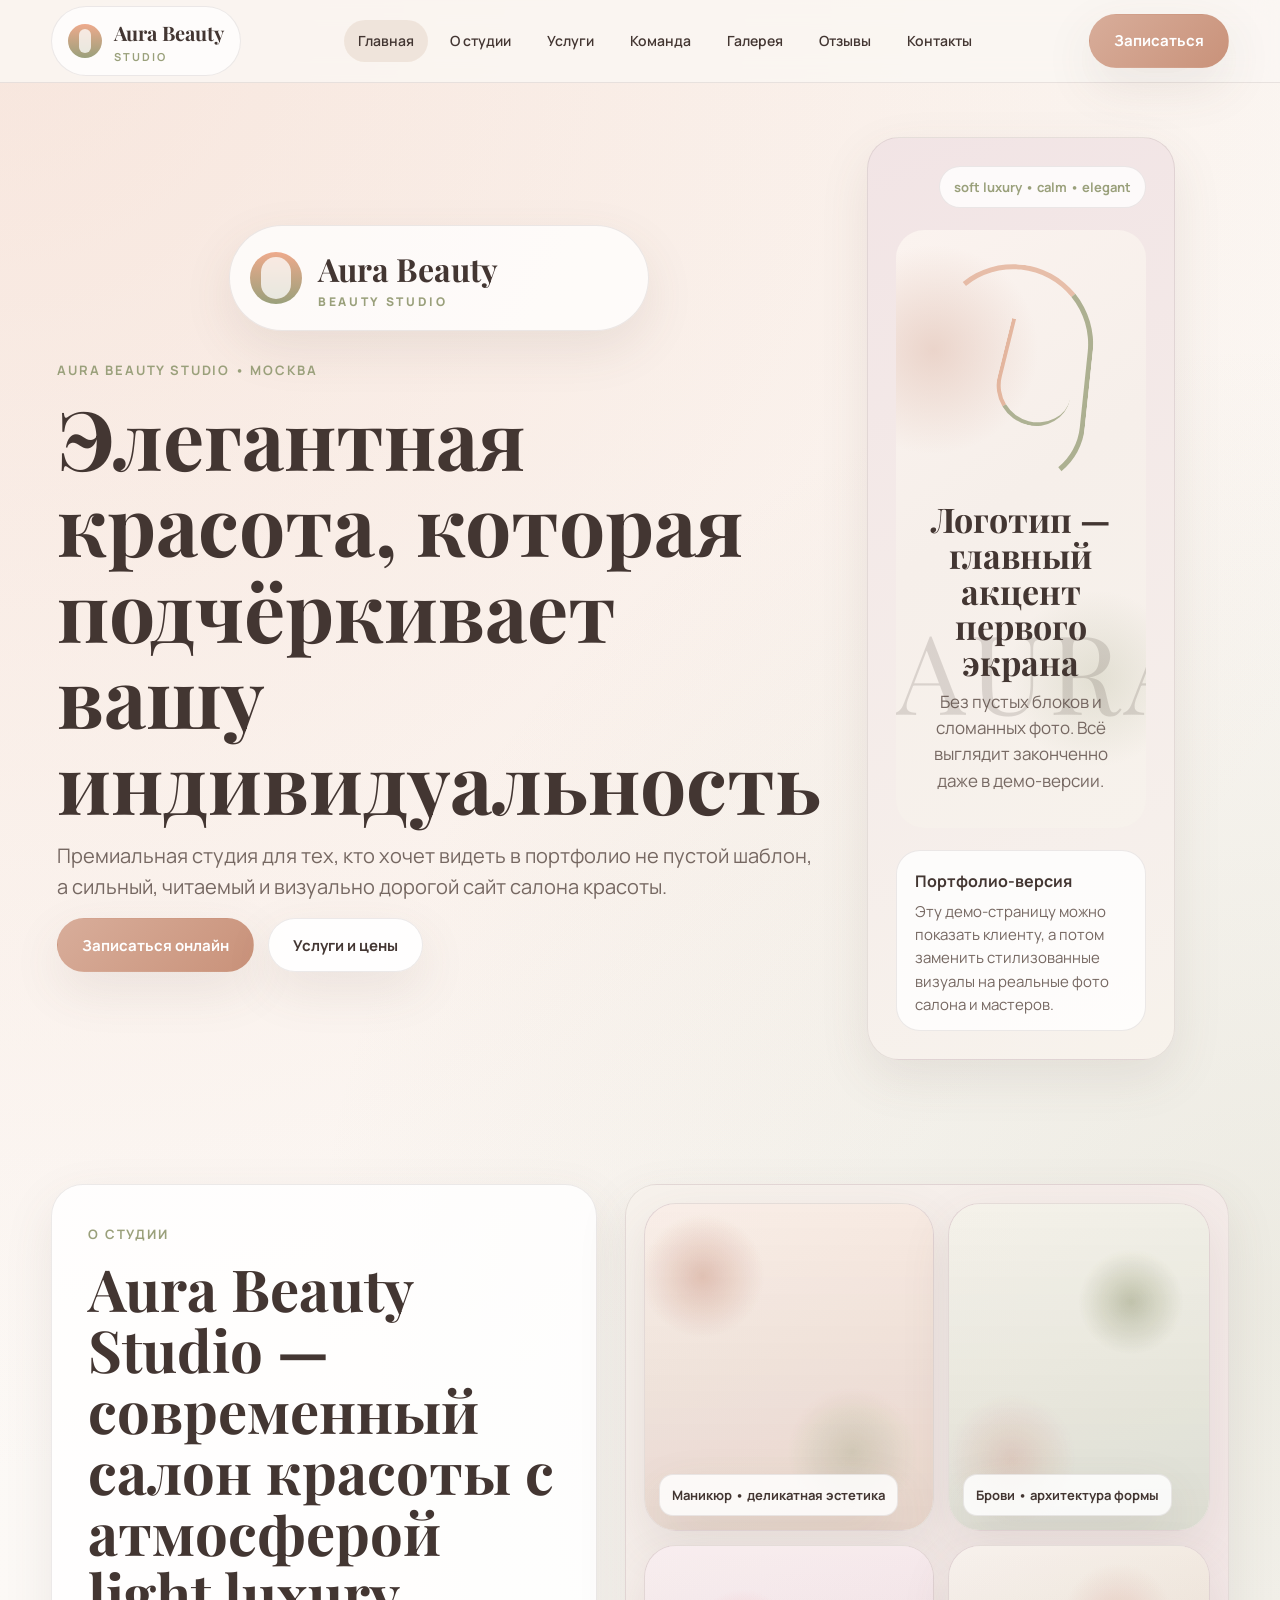
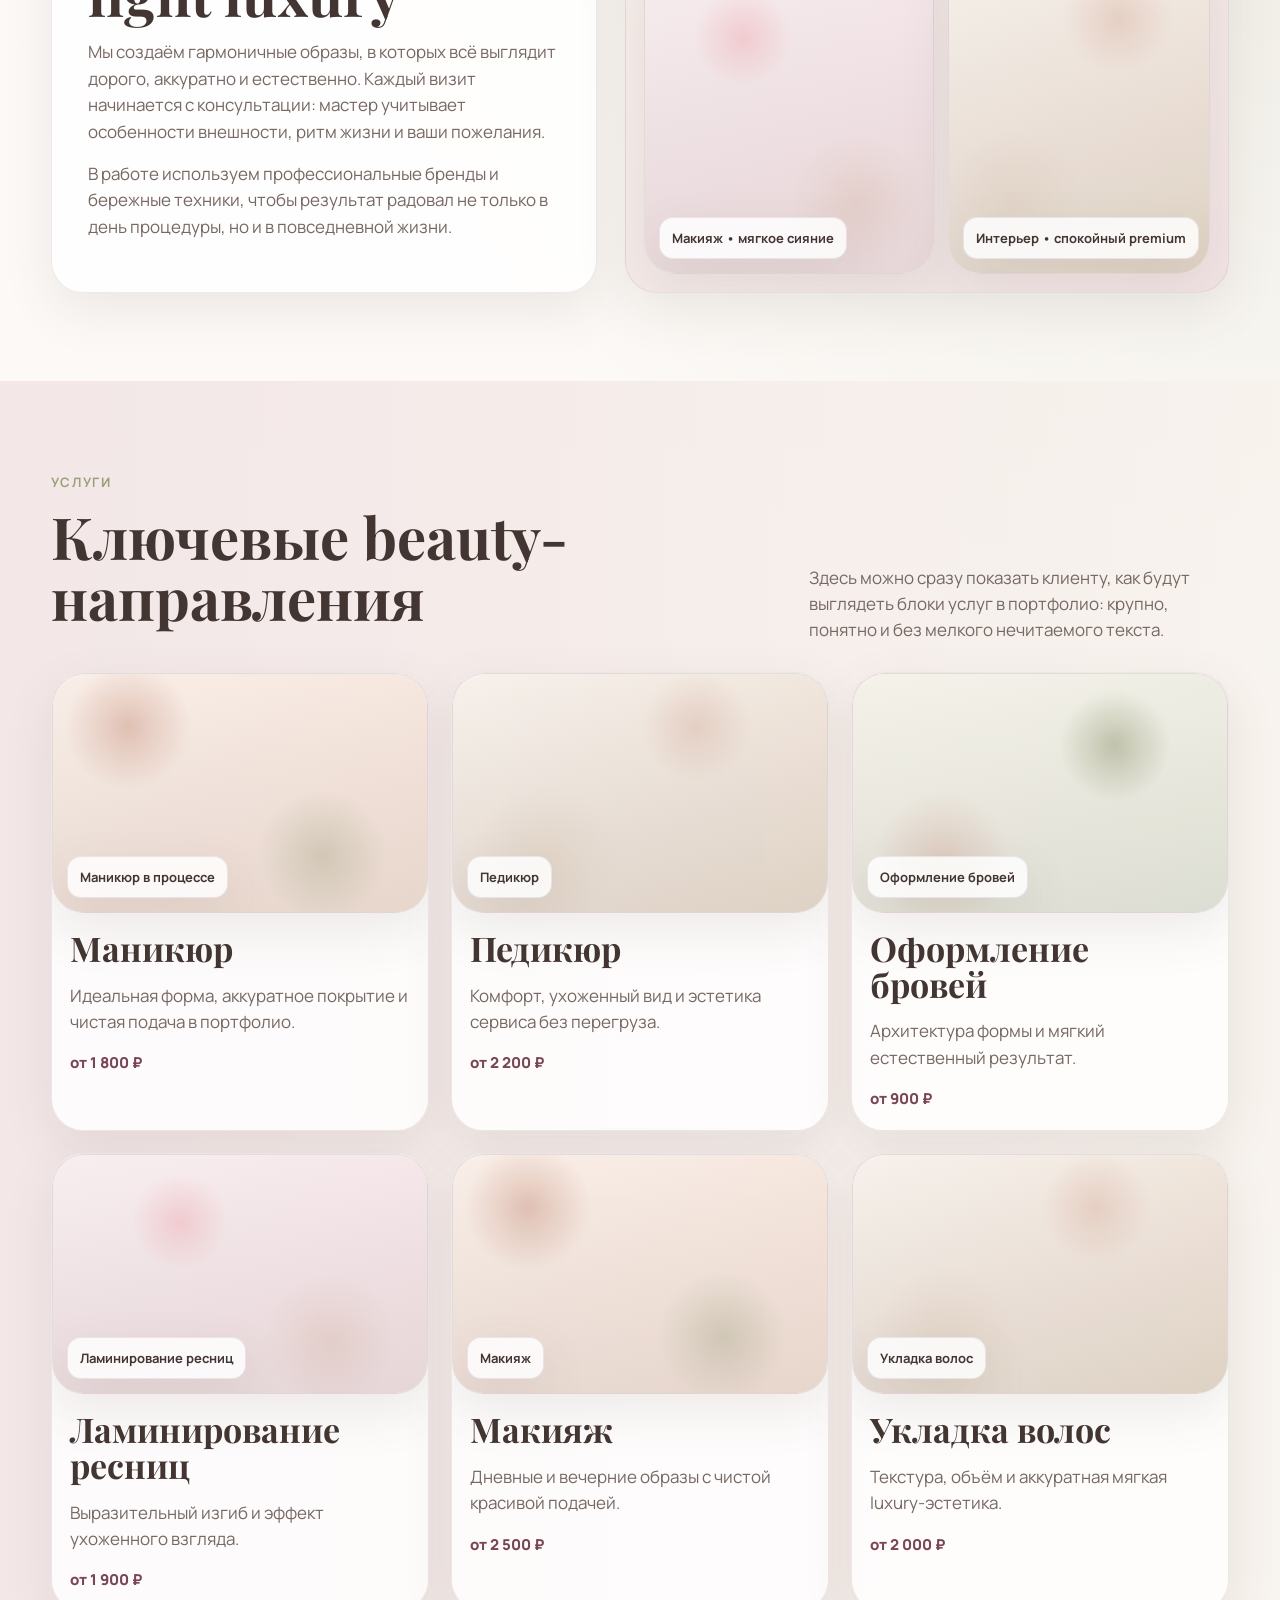
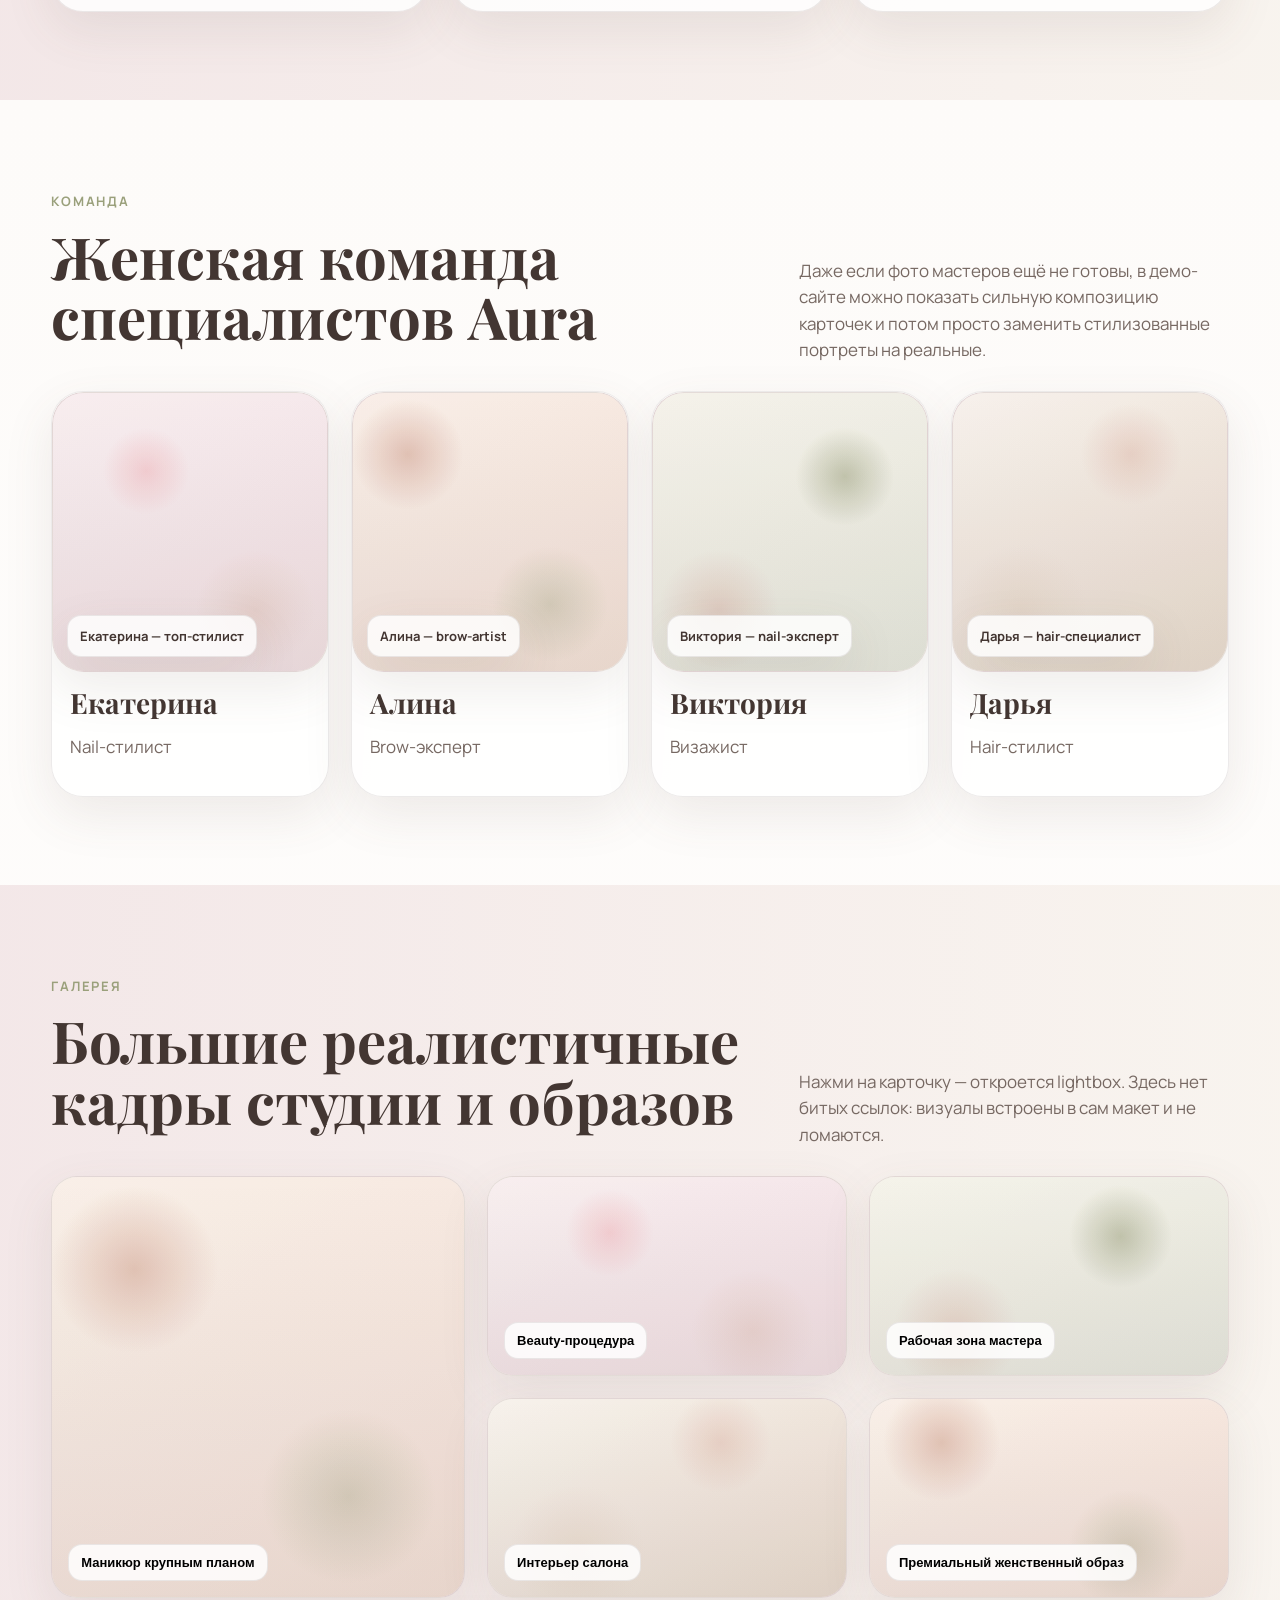
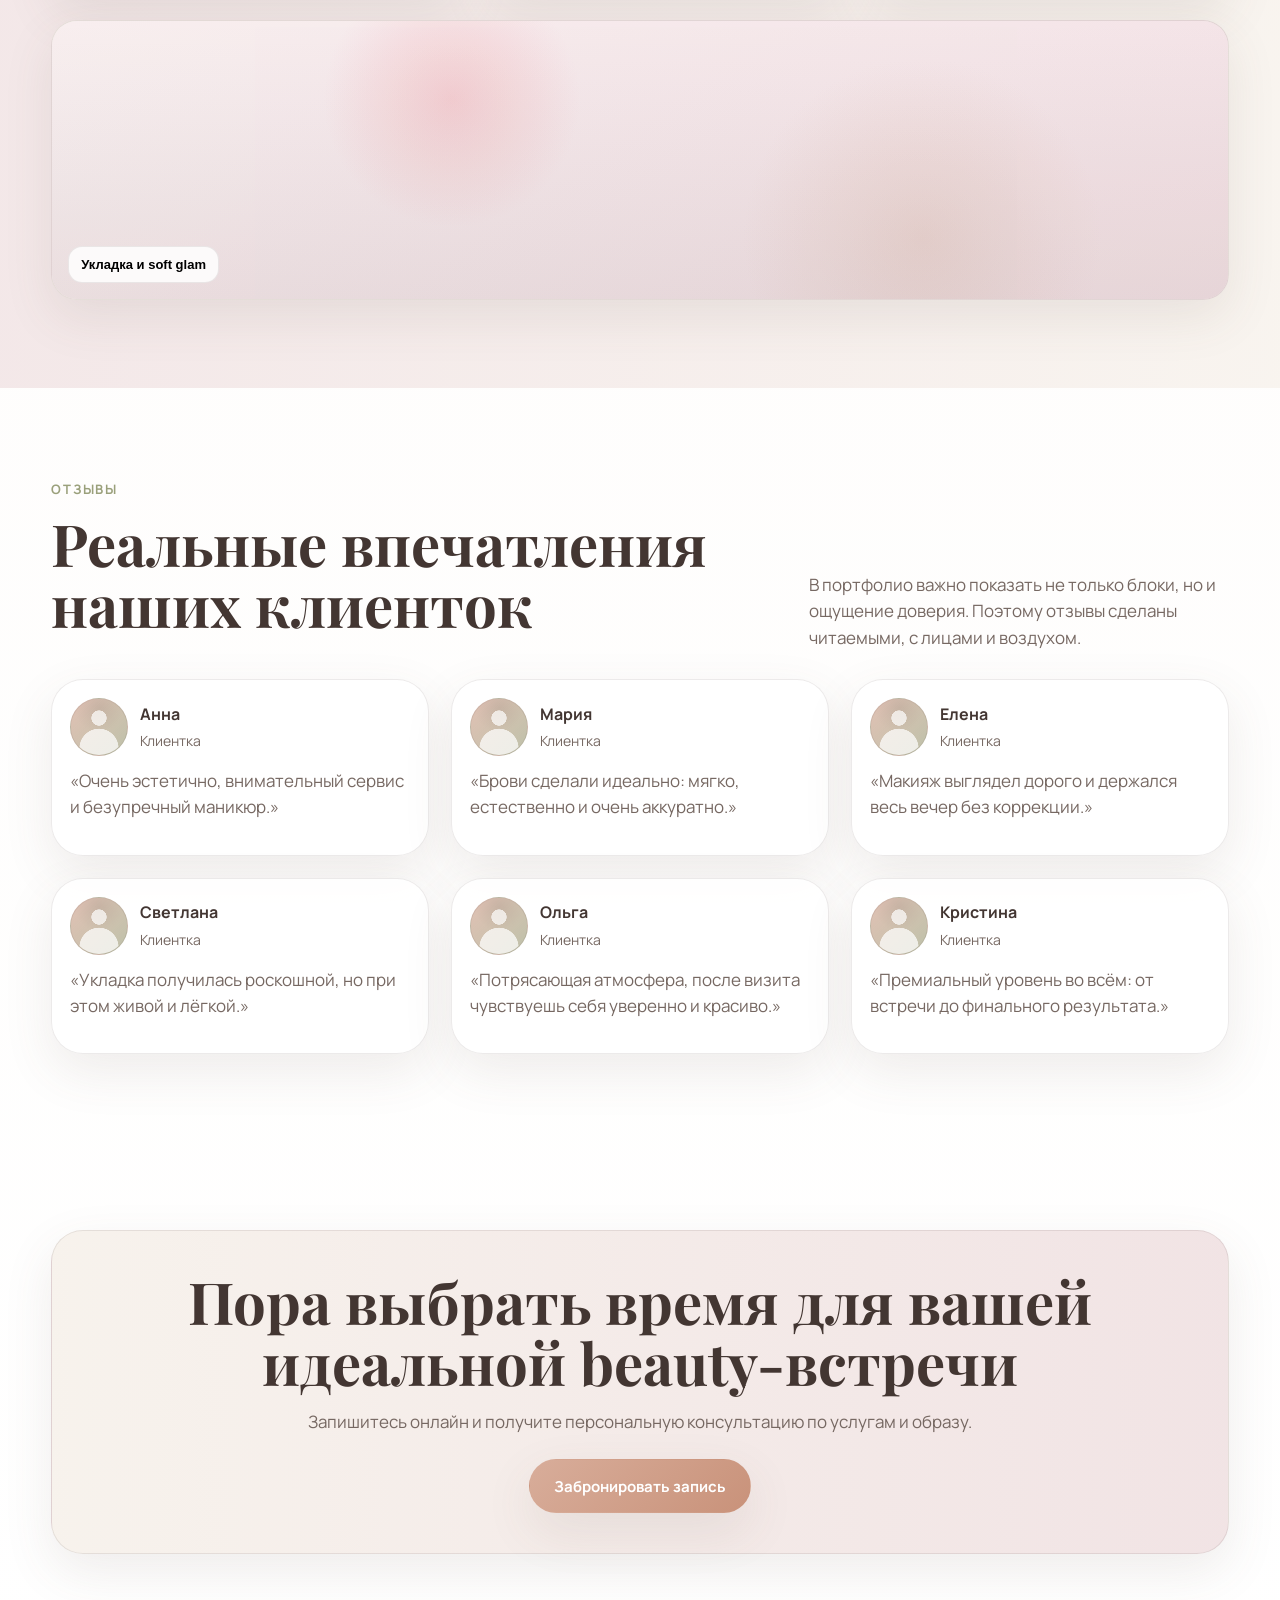
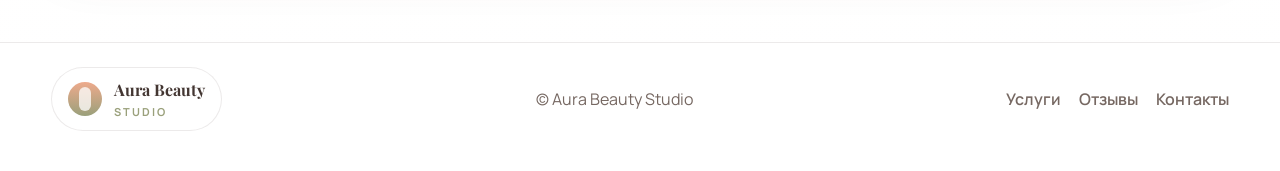
<file: index.html>
<!DOCTYPE html>
<html lang="ru">
<head>
  <meta charset="UTF-8" />
  <meta name="viewport" content="width=device-width, initial-scale=1.0" />
  <title>Aura Beauty Studio — демо-сайт</title>
  <link rel="preconnect" href="https://fonts.googleapis.com">
  <link rel="preconnect" href="https://fonts.gstatic.com" crossorigin>
  <link href="https://fonts.googleapis.com/css2?family=Manrope:wght@400;500;600;700;800&family=Playfair+Display:wght@600;700;800&display=swap" rel="stylesheet">
  <style>
    :root {
      --cream: #f7f2ec;
      --milk: #fffdfa;
      --beige: #eadccf;
      --peach: #dfbcae;
      --blush: #f1e3e4;
      --olive: #9aa07b;
      --text: #433632;
      --muted: #766862;
      --line: rgba(67,54,50,.10);
      --shadow: 0 18px 50px rgba(97, 77, 68, .10);
      --radius-xl: 32px;
      --radius-lg: 24px;
      --radius-md: 18px;
      --container: 1180px;
    }

    * { box-sizing: border-box; }
    html { scroll-behavior: smooth; }
    body {
      margin: 0;
      font-family: Manrope, system-ui, sans-serif;
      color: var(--text);
      background:
        radial-gradient(circle at top left, rgba(239,190,170,.30), transparent 22%),
        radial-gradient(circle at right 20%, rgba(154,160,123,.16), transparent 18%),
        linear-gradient(180deg, #fbf7f3 0%, #fff 100%);
      line-height: 1.55;
    }

    img { max-width: 100%; display: block; }
    a { color: inherit; text-decoration: none; }
    .container { width: min(var(--container), 92vw); margin: 0 auto; }
    .section { padding: 88px 0; }
    .eyebrow {
      display: inline-block;
      font-size: 13px;
      font-weight: 700;
      letter-spacing: .14em;
      text-transform: uppercase;
      color: var(--olive);
      margin-bottom: 14px;
    }
    h1,h2,h3 { font-family: "Playfair Display", serif; line-height: 1.05; margin: 0 0 16px; }
    h1 { font-size: clamp(42px, 7vw, 82px); }
    h2 { font-size: clamp(34px, 5vw, 58px); }
    h3 { font-size: clamp(24px, 2.8vw, 34px); }
    p { margin: 0 0 16px; color: var(--muted); font-size: 17px; }

    .btns { display: flex; gap: 14px; flex-wrap: wrap; }
    .btn {
      display: inline-flex;
      align-items: center;
      justify-content: center;
      min-height: 54px;
      padding: 0 24px;
      border-radius: 999px;
      font-weight: 700;
      font-size: 15px;
      transition: .22s ease;
      border: 1px solid transparent;
      box-shadow: var(--shadow);
    }
    .btn-primary { background: linear-gradient(135deg, #d8ad9a, #c9927a); color: #fff; }
    .btn-primary:hover { transform: translateY(-2px); }
    .btn-secondary { background: rgba(255,255,255,.9); border-color: var(--line); }

    .site-header {
      position: sticky;
      top: 0;
      z-index: 20;
      backdrop-filter: blur(12px);
      background: rgba(251,247,243,.82);
      border-bottom: 1px solid var(--line);
    }
    .nav-wrap {
      min-height: 82px;
      display: flex;
      align-items: center;
      justify-content: space-between;
      gap: 20px;
    }
    .brand {
      display: flex;
      align-items: center;
      gap: 12px;
      padding: 10px 16px;
      border: 1px solid var(--line);
      border-radius: 999px;
      background: rgba(255,255,255,.75);
    }
    .brand-mark {
      width: 34px;
      height: 34px;
      border-radius: 50%;
      background: linear-gradient(180deg, #eeaa8c 0%, #9aa07b 100%);
      position: relative;
      overflow: hidden;
    }
    .brand-mark::before {
      content: "";
      position: absolute;
      inset: 5px 11px 5px 11px;
      background: rgba(255,255,255,.75);
      border-radius: 999px;
    }
    .brand strong { display: block; font-family: "Playfair Display", serif; font-size: 20px; }
    .brand .mini-text {
      display: block;
      font-size: 11px;
      color: var(--olive);
      font-weight: 700;
      letter-spacing: .18em;
      text-transform: uppercase;
    }

    .nav {
      display: flex;
      gap: 8px;
      align-items: center;
    }
    .nav a {
      padding: 10px 14px;
      border-radius: 999px;
      font-weight: 600;
      font-size: 14px;
    }
    .nav a:hover, .nav a.active { background: rgba(234,220,207,.65); }

    .hero { padding: 54px 0 36px; }
    .hero-grid {
      display: grid;
      grid-template-columns: 1.15fr .85fr;
      gap: 40px;
      align-items: center;
    }
    .hero-card,
    .soft-card,
    .photo-card,
    .quote-card,
    .team-card,
    .service-card,
    .about-panel,
    .cta-box {
      background: rgba(255,255,255,.82);
      border: 1px solid var(--line);
      border-radius: var(--radius-xl);
      box-shadow: var(--shadow);
    }
    .hero-copy { padding: 26px 6px; }
    .hero-logo {
      width: min(100%, 420px);
      margin: 0 auto 26px;
      padding: 18px 20px;
      border-radius: 999px;
      background: rgba(255,255,255,.75);
      border: 1px solid var(--line);
      display: flex;
      align-items: center;
      gap: 16px;
      box-shadow: var(--shadow);
    }
    .hero-logo .brand-mark { width: 52px; height: 52px; }
    .hero-logo strong { font-family: "Playfair Display", serif; font-size: 32px; display: block; }
    .hero-logo .mini-text {
      color: var(--olive);
      text-transform: uppercase;
      letter-spacing: .22em;
      font-weight: 800;
      font-size: 12px;
      display: block;
    }
    .hero-copy p.lead { font-size: 20px; max-width: 760px; }

    .hero-visual {
      min-height: 640px;
      padding: 28px;
      display: grid;
      grid-template-rows: auto 1fr auto;
      gap: 22px;
      background: linear-gradient(160deg, rgba(241,227,228,.96), rgba(247,242,236,.96));
    }
    .visual-badge {
      justify-self: end;
      background: rgba(255,255,255,.8);
      border: 1px solid var(--line);
      border-radius: 999px;
      padding: 10px 14px;
      font-size: 13px;
      font-weight: 700;
      color: var(--olive);
    }
    .visual-art {
      border-radius: 28px;
      overflow: hidden;
      min-height: 360px;
      background:
        radial-gradient(circle at 15% 20%, rgba(223,188,174,.55), transparent 20%),
        radial-gradient(circle at 80% 75%, rgba(154,160,123,.22), transparent 18%),
        linear-gradient(145deg, #fbf3ef, #f6efea 45%, #f7f2ec);
      position: relative;
      display: grid;
      place-items: center;
      text-align: center;
      padding: 34px;
    }
    .visual-art::before {
      content: "AURA";
      position: absolute;
      inset: auto 0 72px 0;
      font-family: "Playfair Display", serif;
      font-size: clamp(54px, 9vw, 110px);
      color: rgba(67,54,50,.16);
      letter-spacing: .04em;
    }
    .visual-art .face-line {
      width: 160px;
      height: 220px;
      border: 5px solid rgba(222,165,136,.68);
      border-right-color: rgba(154,160,123,.8);
      border-bottom-color: transparent;
      border-left-color: transparent;
      border-radius: 100px 100px 80px 120px;
      transform: rotate(6deg);
      position: relative;
      margin-bottom: 18px;
    }
    .visual-art .face-line::before {
      content: "";
      position: absolute;
      right: 10px;
      top: 54px;
      width: 72px;
      height: 96px;
      border-left: 4px solid rgba(222,165,136,.75);
      border-bottom: 4px solid rgba(154,160,123,.78);
      border-radius: 0 0 60px 70px;
      transform: rotate(8deg);
    }
    .visual-note {
      background: rgba(255,255,255,.8);
      border-radius: 24px;
      padding: 18px 18px 14px;
      border: 1px solid var(--line);
    }

    .about-grid {
      display: grid;
      grid-template-columns: .95fr 1.05fr;
      gap: 28px;
      align-items: stretch;
    }
    .about-panel { padding: 36px; }
    .about-side {
      border-radius: var(--radius-xl);
      overflow: hidden;
      min-height: 520px;
      background: linear-gradient(135deg, rgba(247,242,236,.98), rgba(241,227,228,.98));
      border: 1px solid var(--line);
      box-shadow: var(--shadow);
      display: grid;
      place-items: stretch;
    }
    .about-collage {
      display: grid;
      grid-template-columns: 1.05fr .95fr;
      gap: 14px;
      padding: 18px;
    }
    .photo-card {
      min-height: 220px;
      overflow: hidden;
      position: relative;
      background: linear-gradient(160deg, rgba(241,227,228,.98), rgba(247,242,236,.98));
    }
    .photo-card.warm::before,
    .photo-card.sage::before,
    .photo-card.blush::before,
    .photo-card.beige::before {
      content: "";
      position: absolute;
      inset: 0;
      background-size: cover;
      background-position: center;
      opacity: .95;
    }
    .photo-card.warm::before {
      background:
        linear-gradient(transparent, rgba(67,54,50,.08)),
        radial-gradient(circle at 20% 22%, rgba(223,188,174,.9), transparent 18%),
        radial-gradient(circle at 72% 76%, rgba(154,160,123,.32), transparent 20%),
        linear-gradient(145deg, #f9efe8, #f4e1d7);
    }
    .photo-card.sage::before {
      background:
        linear-gradient(transparent, rgba(67,54,50,.08)),
        radial-gradient(circle at 70% 30%, rgba(154,160,123,.55), transparent 18%),
        radial-gradient(circle at 24% 78%, rgba(223,188,174,.55), transparent 20%),
        linear-gradient(145deg, #f5f3ea, #e8eadf);
    }
    .photo-card.blush::before {
      background:
        linear-gradient(transparent, rgba(67,54,50,.08)),
        radial-gradient(circle at 34% 28%, rgba(241,170,176,.45), transparent 16%),
        radial-gradient(circle at 74% 78%, rgba(223,188,174,.38), transparent 20%),
        linear-gradient(145deg, #f8eef0, #f3e1e5);
    }
    .photo-card.beige::before {
      background:
        linear-gradient(transparent, rgba(67,54,50,.08)),
        radial-gradient(circle at 65% 22%, rgba(223,188,174,.55), transparent 18%),
        radial-gradient(circle at 25% 78%, rgba(234,220,207,.9), transparent 22%),
        linear-gradient(145deg, #f7f2ec, #eadccf);
    }
    .card-label {
      position: absolute;
      left: 14px;
      bottom: 14px;
      background: rgba(255,255,255,.82);
      border: 1px solid var(--line);
      border-radius: 14px;
      padding: 10px 12px;
      font-size: 13px;
      font-weight: 700;
      box-shadow: var(--shadow);
    }

    .services-wrap { background: linear-gradient(90deg, rgba(241,227,228,.82), rgba(247,242,236,.82)); }
    .section-head {
      display: flex;
      justify-content: space-between;
      align-items: end;
      gap: 20px;
      margin-bottom: 28px;
    }
    .service-grid,
    .team-grid,
    .gallery-grid,
    .quote-grid { display: grid; gap: 22px; }
    .service-grid { grid-template-columns: repeat(3, 1fr); }
    .service-card { overflow: hidden; }
    .service-card .service-visual { min-height: 240px; }
    .service-copy { padding: 18px 18px 20px; }
    .price { font-size: 15px; font-weight: 800; color: #7a4655; }

    .team-grid { grid-template-columns: repeat(4, 1fr); }
    .team-card { overflow: hidden; }
    .team-photo { min-height: 280px; }
    .team-copy { padding: 16px 18px 20px; }

    .gallery-grid {
      grid-template-columns: 1.15fr 1fr 1fr;
      grid-template-areas:
        "g1 g2 g3"
        "g1 g4 g5";
    }
    .gallery-item:nth-child(1) { grid-area: g1; min-height: 420px; }
    .gallery-item:nth-child(2) { grid-area: g2; }
    .gallery-item:nth-child(3) { grid-area: g3; }
    .gallery-item:nth-child(4) { grid-area: g4; }
    .gallery-item:nth-child(5) { grid-area: g5; }
    .gallery-item:nth-child(6) { grid-column: span 3; min-height: 280px; }
    .gallery-item {
      min-height: 200px;
      cursor: pointer;
      border-radius: 26px;
      overflow: hidden;
      position: relative;
      border: 1px solid var(--line);
      box-shadow: var(--shadow);
      background: linear-gradient(145deg, #f7f2ec, #f1e3e4);
    }
    .gallery-item::after {
      content: attr(data-title);
      position: absolute;
      left: 16px;
      bottom: 16px;
      background: rgba(255,255,255,.84);
      border: 1px solid var(--line);
      border-radius: 14px;
      padding: 10px 12px;
      font-size: 13px;
      font-weight: 800;
    }

    .quote-grid { grid-template-columns: repeat(3, 1fr); }
    .quote-card { padding: 18px; display: grid; gap: 12px; }
    .quote-head { display: flex; gap: 12px; align-items: center; }
    .avatar {
      width: 58px;
      height: 58px;
      border-radius: 50%;
      background: linear-gradient(135deg, rgba(223,188,174,.92), rgba(154,160,123,.65));
      position: relative;
      overflow: hidden;
      border: 1px solid var(--line);
      flex: 0 0 auto;
    }
    .avatar::before {
      content: "";
      position: absolute;
      inset: 0;
      background:
        radial-gradient(circle at 50% 34%, rgba(255,255,255,.7) 0 16%, transparent 17%),
        radial-gradient(circle at 50% 88%, rgba(255,255,255,.72) 0 34%, transparent 35%),
        radial-gradient(circle at 50% 16%, rgba(67,54,50,.10), transparent 45%);
    }

    .cta-box {
      padding: 40px;
      text-align: center;
      background: linear-gradient(90deg, rgba(247,242,236,.98), rgba(241,227,228,.98));
    }

    .site-footer {
      padding: 24px 0 40px;
      border-top: 1px solid var(--line);
      background: rgba(255,255,255,.76);
    }
    .footer-wrap {
      display: flex;
      align-items: center;
      justify-content: space-between;
      gap: 18px;
      flex-wrap: wrap;
    }
    .footer-nav { display: flex; gap: 18px; color: var(--muted); font-weight: 600; }

    .lightbox {
      position: fixed;
      inset: 0;
      display: none;
      align-items: center;
      justify-content: center;
      padding: 20px;
      background: rgba(28,22,20,.75);
      z-index: 50;
    }
    .lightbox.open { display: flex; }
    .lightbox-card {
      width: min(960px, 96vw);
      border-radius: 26px;
      overflow: hidden;
      background: #fff;
      border: 1px solid rgba(255,255,255,.2);
      box-shadow: 0 20px 80px rgba(0,0,0,.35);
    }
    .lightbox-bar {
      display: flex;
      justify-content: space-between;
      align-items: center;
      padding: 14px 18px;
      border-bottom: 1px solid var(--line);
      background: #fff;
    }
    .lightbox-close {
      border: 0;
      background: rgba(234,220,207,.7);
      width: 40px;
      height: 40px;
      border-radius: 50%;
      font-size: 22px;
      cursor: pointer;
    }
    .lightbox-visual {
      min-height: 520px;
      position: relative;
      background: linear-gradient(145deg, #f7f2ec, #f1e3e4);
    }
    .lightbox-visual .fill {
      position: absolute;
      inset: 0;
    }

    @media (max-width: 1080px) {
      .hero-grid,
      .about-grid,
      .service-grid,
      .team-grid,
      .quote-grid { grid-template-columns: 1fr 1fr; }
      .gallery-grid {
        grid-template-columns: 1fr 1fr;
        grid-template-areas: none;
      }
      .gallery-item,
      .gallery-item:nth-child(1),
      .gallery-item:nth-child(6) { grid-area: auto; grid-column: auto; min-height: 240px; }
    }

    @media (max-width: 760px) {
      .nav { display: none; }
      .hero-grid,
      .about-grid,
      .service-grid,
      .team-grid,
      .quote-grid,
      .gallery-grid,
      .about-collage { grid-template-columns: 1fr; }
      .section { padding: 68px 0; }
      .hero-visual { min-height: auto; }
      .hero-copy p.lead { font-size: 18px; }
      .gallery-item,
      .gallery-item:nth-child(1),
      .gallery-item:nth-child(6) { min-height: 220px; }
      .footer-wrap { justify-content: center; text-align: center; }
      .brand strong { font-size: 17px; }
      .brand .mini-text { font-size: 10px; }
    }
  </style>
</head>
<body>
  <header class="site-header">
    <div class="container nav-wrap">
      <a href="#top" class="brand">
        <span class="brand-mark"></span>
        <span>
          <strong>Aura Beauty</strong>
          <span class="mini-text">Studio</span>
        </span>
      </a>
      <nav class="nav">
        <a href="#top" class="active">Главная</a>
        <a href="#about">О студии</a>
        <a href="#services">Услуги</a>
        <a href="#team">Команда</a>
        <a href="#gallery">Галерея</a>
        <a href="#reviews">Отзывы</a>
        <a href="#contact">Контакты</a>
      </nav>
      <a href="#contact" class="btn btn-primary">Записаться</a>
    </div>
  </header>

  <main id="top">
    <section class="hero">
      <div class="container hero-grid">
        <div class="hero-copy">
          <div class="hero-logo">
            <span class="brand-mark"></span>
            <span>
              <strong>Aura Beauty</strong>
              <span class="mini-text">Beauty Studio</span>
            </span>
          </div>
          <span class="eyebrow">AURA BEAUTY STUDIO • МОСКВА</span>
          <h1>Элегантная красота, которая подчёркивает вашу индивидуальность</h1>
          <p class="lead">Премиальная студия для тех, кто хочет видеть в портфолио не пустой шаблон, а сильный, читаемый и визуально дорогой сайт салона красоты.</p>
          <div class="btns">
            <a href="#contact" class="btn btn-primary">Записаться онлайн</a>
            <a href="#services" class="btn btn-secondary">Услуги и цены</a>
          </div>
        </div>
        <div class="hero-visual hero-card">
          <div class="visual-badge">soft luxury • calm • elegant</div>
          <div class="visual-art">
            <div>
              <div class="face-line"></div>
              <h3 style="margin-bottom:8px;">Логотип — главный акцент первого экрана</h3>
              <p style="max-width:440px; margin:0 auto;">Без пустых блоков и сломанных фото. Всё выглядит законченно даже в демо-версии.</p>
            </div>
          </div>
          <div class="visual-note">
            <strong style="display:block; margin-bottom:6px;">Портфолио-версия</strong>
            <p style="margin:0; font-size:15px;">Эту демо-страницу можно показать клиенту, а потом заменить стилизованные визуалы на реальные фото салона и мастеров.</p>
          </div>
        </div>
      </div>
    </section>

    <section class="section" id="about">
      <div class="container about-grid">
        <article class="about-panel">
          <span class="eyebrow">О студии</span>
          <h2>Aura Beauty Studio — современный салон красоты с атмосферой light luxury</h2>
          <p>Мы создаём гармоничные образы, в которых всё выглядит дорого, аккуратно и естественно. Каждый визит начинается с консультации: мастер учитывает особенности внешности, ритм жизни и ваши пожелания.</p>
          <p>В работе используем профессиональные бренды и бережные техники, чтобы результат радовал не только в день процедуры, но и в повседневной жизни.</p>
        </article>
        <div class="about-side">
          <div class="about-collage">
            <div class="photo-card warm"><div class="card-label">Маникюр • деликатная эстетика</div></div>
            <div class="photo-card sage"><div class="card-label">Брови • архитектура формы</div></div>
            <div class="photo-card blush"><div class="card-label">Макияж • мягкое сияние</div></div>
            <div class="photo-card beige"><div class="card-label">Интерьер • спокойный premium</div></div>
          </div>
        </div>
      </div>
    </section>

    <section class="section services-wrap" id="services">
      <div class="container">
        <div class="section-head">
          <div>
            <span class="eyebrow">Услуги</span>
            <h2>Ключевые beauty-направления</h2>
          </div>
          <p style="max-width:420px; margin:0;">Здесь можно сразу показать клиенту, как будут выглядеть блоки услуг в портфолио: крупно, понятно и без мелкого нечитаемого текста.</p>
        </div>
        <div class="service-grid">
          <article class="service-card">
            <div class="photo-card warm service-visual"><div class="card-label">Маникюр в процессе</div></div>
            <div class="service-copy"><h3>Маникюр</h3><p>Идеальная форма, аккуратное покрытие и чистая подача в портфолио.</p><div class="price">от 1 800 ₽</div></div>
          </article>
          <article class="service-card">
            <div class="photo-card beige service-visual"><div class="card-label">Педикюр</div></div>
            <div class="service-copy"><h3>Педикюр</h3><p>Комфорт, ухоженный вид и эстетика сервиса без перегруза.</p><div class="price">от 2 200 ₽</div></div>
          </article>
          <article class="service-card">
            <div class="photo-card sage service-visual"><div class="card-label">Оформление бровей</div></div>
            <div class="service-copy"><h3>Оформление бровей</h3><p>Архитектура формы и мягкий естественный результат.</p><div class="price">от 900 ₽</div></div>
          </article>
          <article class="service-card">
            <div class="photo-card blush service-visual"><div class="card-label">Ламинирование ресниц</div></div>
            <div class="service-copy"><h3>Ламинирование ресниц</h3><p>Выразительный изгиб и эффект ухоженного взгляда.</p><div class="price">от 1 900 ₽</div></div>
          </article>
          <article class="service-card">
            <div class="photo-card warm service-visual"><div class="card-label">Макияж</div></div>
            <div class="service-copy"><h3>Макияж</h3><p>Дневные и вечерние образы с чистой красивой подачей.</p><div class="price">от 2 500 ₽</div></div>
          </article>
          <article class="service-card">
            <div class="photo-card beige service-visual"><div class="card-label">Укладка волос</div></div>
            <div class="service-copy"><h3>Укладка волос</h3><p>Текстура, объём и аккуратная мягкая luxury-эстетика.</p><div class="price">от 2 000 ₽</div></div>
          </article>
        </div>
      </div>
    </section>

    <section class="section" id="team">
      <div class="container">
        <div class="section-head">
          <div>
            <span class="eyebrow">Команда</span>
            <h2>Женская команда специалистов Aura</h2>
          </div>
          <p style="max-width:430px; margin:0;">Даже если фото мастеров ещё не готовы, в демо-сайте можно показать сильную композицию карточек и потом просто заменить стилизованные портреты на реальные.</p>
        </div>
        <div class="team-grid">
          <article class="team-card">
            <div class="photo-card blush team-photo"><div class="card-label">Екатерина — топ-стилист</div></div>
            <div class="team-copy"><h3 style="font-size:28px;">Екатерина</h3><p>Nail-стилист</p></div>
          </article>
          <article class="team-card">
            <div class="photo-card warm team-photo"><div class="card-label">Алина — brow-artist</div></div>
            <div class="team-copy"><h3 style="font-size:28px;">Алина</h3><p>Brow-эксперт</p></div>
          </article>
          <article class="team-card">
            <div class="photo-card sage team-photo"><div class="card-label">Виктория — nail-эксперт</div></div>
            <div class="team-copy"><h3 style="font-size:28px;">Виктория</h3><p>Визажист</p></div>
          </article>
          <article class="team-card">
            <div class="photo-card beige team-photo"><div class="card-label">Дарья — hair-специалист</div></div>
            <div class="team-copy"><h3 style="font-size:28px;">Дарья</h3><p>Hair-стилист</p></div>
          </article>
        </div>
      </div>
    </section>

    <section class="section services-wrap" id="gallery">
      <div class="container">
        <div class="section-head">
          <div>
            <span class="eyebrow">Галерея</span>
            <h2>Большие реалистичные кадры студии и образов</h2>
          </div>
          <p style="max-width:430px; margin:0;">Нажми на карточку — откроется lightbox. Здесь нет битых ссылок: визуалы встроены в сам макет и не ломаются.</p>
        </div>
        <div class="gallery-grid">
          <button class="gallery-item photo-card warm" data-title="Маникюр крупным планом" data-fill="warm"></button>
          <button class="gallery-item photo-card blush" data-title="Beauty-процедура" data-fill="blush"></button>
          <button class="gallery-item photo-card sage" data-title="Рабочая зона мастера" data-fill="sage"></button>
          <button class="gallery-item photo-card beige" data-title="Интерьер салона" data-fill="beige"></button>
          <button class="gallery-item photo-card warm" data-title="Премиальный женственный образ" data-fill="warm"></button>
          <button class="gallery-item photo-card blush" data-title="Укладка и soft glam" data-fill="blush"></button>
        </div>
      </div>
    </section>

    <section class="section" id="reviews">
      <div class="container">
        <div class="section-head">
          <div>
            <span class="eyebrow">Отзывы</span>
            <h2>Реальные впечатления наших клиенток</h2>
          </div>
          <p style="max-width:420px; margin:0;">В портфолио важно показать не только блоки, но и ощущение доверия. Поэтому отзывы сделаны читаемыми, с лицами и воздухом.</p>
        </div>
        <div class="quote-grid">
          <article class="quote-card"><div class="quote-head"><span class="avatar"></span><div><strong>Анна</strong><p style="margin:4px 0 0; font-size:14px;">Клиентка</p></div></div><p>«Очень эстетично, внимательный сервис и безупречный маникюр.»</p></article>
          <article class="quote-card"><div class="quote-head"><span class="avatar"></span><div><strong>Мария</strong><p style="margin:4px 0 0; font-size:14px;">Клиентка</p></div></div><p>«Брови сделали идеально: мягко, естественно и очень аккуратно.»</p></article>
          <article class="quote-card"><div class="quote-head"><span class="avatar"></span><div><strong>Елена</strong><p style="margin:4px 0 0; font-size:14px;">Клиентка</p></div></div><p>«Макияж выглядел дорого и держался весь вечер без коррекции.»</p></article>
          <article class="quote-card"><div class="quote-head"><span class="avatar"></span><div><strong>Светлана</strong><p style="margin:4px 0 0; font-size:14px;">Клиентка</p></div></div><p>«Укладка получилась роскошной, но при этом живой и лёгкой.»</p></article>
          <article class="quote-card"><div class="quote-head"><span class="avatar"></span><div><strong>Ольга</strong><p style="margin:4px 0 0; font-size:14px;">Клиентка</p></div></div><p>«Потрясающая атмосфера, после визита чувствуешь себя уверенно и красиво.»</p></article>
          <article class="quote-card"><div class="quote-head"><span class="avatar"></span><div><strong>Кристина</strong><p style="margin:4px 0 0; font-size:14px;">Клиентка</p></div></div><p>«Премиальный уровень во всём: от встречи до финального результата.»</p></article>
        </div>
      </div>
    </section>

    <section class="section" id="contact">
      <div class="container">
        <div class="cta-box">
          <h2>Пора выбрать время для вашей идеальной beauty-встречи</h2>
          <p>Запишитесь онлайн и получите персональную консультацию по услугам и образу.</p>
          <div class="btns" style="justify-content:center; margin-top:24px;">
            <a href="#top" class="btn btn-primary">Забронировать запись</a>
          </div>
        </div>
      </div>
    </section>
  </main>

  <footer class="site-footer">
    <div class="container footer-wrap">
      <a href="#top" class="brand">
        <span class="brand-mark"></span>
        <span>
          <strong style="font-size:16px;">Aura Beauty</strong>
          <span class="mini-text">Studio</span>
        </span>
      </a>
      <div style="color:var(--muted)">© Aura Beauty Studio</div>
      <nav class="footer-nav">
        <a href="#services">Услуги</a>
        <a href="#reviews">Отзывы</a>
        <a href="#contact">Контакты</a>
      </nav>
    </div>
  </footer>

  <div class="lightbox" id="lightbox" aria-hidden="true">
    <div class="lightbox-card">
      <div class="lightbox-bar">
        <strong id="lightboxTitle">Галерея</strong>
        <button class="lightbox-close" id="lightboxClose">×</button>
      </div>
      <div class="lightbox-visual" id="lightboxVisual"></div>
    </div>
  </div>

  <script>
    const lightbox = document.getElementById('lightbox');
    const lightboxClose = document.getElementById('lightboxClose');
    const lightboxVisual = document.getElementById('lightboxVisual');
    const lightboxTitle = document.getElementById('lightboxTitle');

    const fillMap = {
      warm: 'linear-gradient(transparent, rgba(67,54,50,.08)), radial-gradient(circle at 20% 22%, rgba(223,188,174,.9), transparent 18%), radial-gradient(circle at 72% 76%, rgba(154,160,123,.32), transparent 20%), linear-gradient(145deg, #f9efe8, #f4e1d7)',
      sage: 'linear-gradient(transparent, rgba(67,54,50,.08)), radial-gradient(circle at 70% 30%, rgba(154,160,123,.55), transparent 18%), radial-gradient(circle at 24% 78%, rgba(223,188,174,.55), transparent 20%), linear-gradient(145deg, #f5f3ea, #e8eadf)',
      blush: 'linear-gradient(transparent, rgba(67,54,50,.08)), radial-gradient(circle at 34% 28%, rgba(241,170,176,.45), transparent 16%), radial-gradient(circle at 74% 78%, rgba(223,188,174,.38), transparent 20%), linear-gradient(145deg, #f8eef0, #f3e1e5)',
      beige: 'linear-gradient(transparent, rgba(67,54,50,.08)), radial-gradient(circle at 65% 22%, rgba(223,188,174,.55), transparent 18%), radial-gradient(circle at 25% 78%, rgba(234,220,207,.9), transparent 22%), linear-gradient(145deg, #f7f2ec, #eadccf)'
    };

    document.querySelectorAll('.gallery-item').forEach((item) => {
      item.addEventListener('click', () => {
        const fill = item.dataset.fill || 'warm';
        const title = item.dataset.title || 'Галерея';
        lightboxTitle.textContent = title;
        lightboxVisual.innerHTML = `<div class="fill" style="background:${fillMap[fill] || fillMap.warm};"></div>`;
        lightbox.classList.add('open');
        lightbox.setAttribute('aria-hidden', 'false');
      });
    });

    function closeLightbox() {
      lightbox.classList.remove('open');
      lightbox.setAttribute('aria-hidden', 'true');
      lightboxVisual.innerHTML = '';
    }

    lightboxClose.addEventListener('click', closeLightbox);
    lightbox.addEventListener('click', (e) => { if (e.target === lightbox) closeLightbox(); });
    document.addEventListener('keydown', (e) => { if (e.key === 'Escape' && lightbox.classList.contains('open')) closeLightbox(); });
  </script>
</body>
</html>
</file>
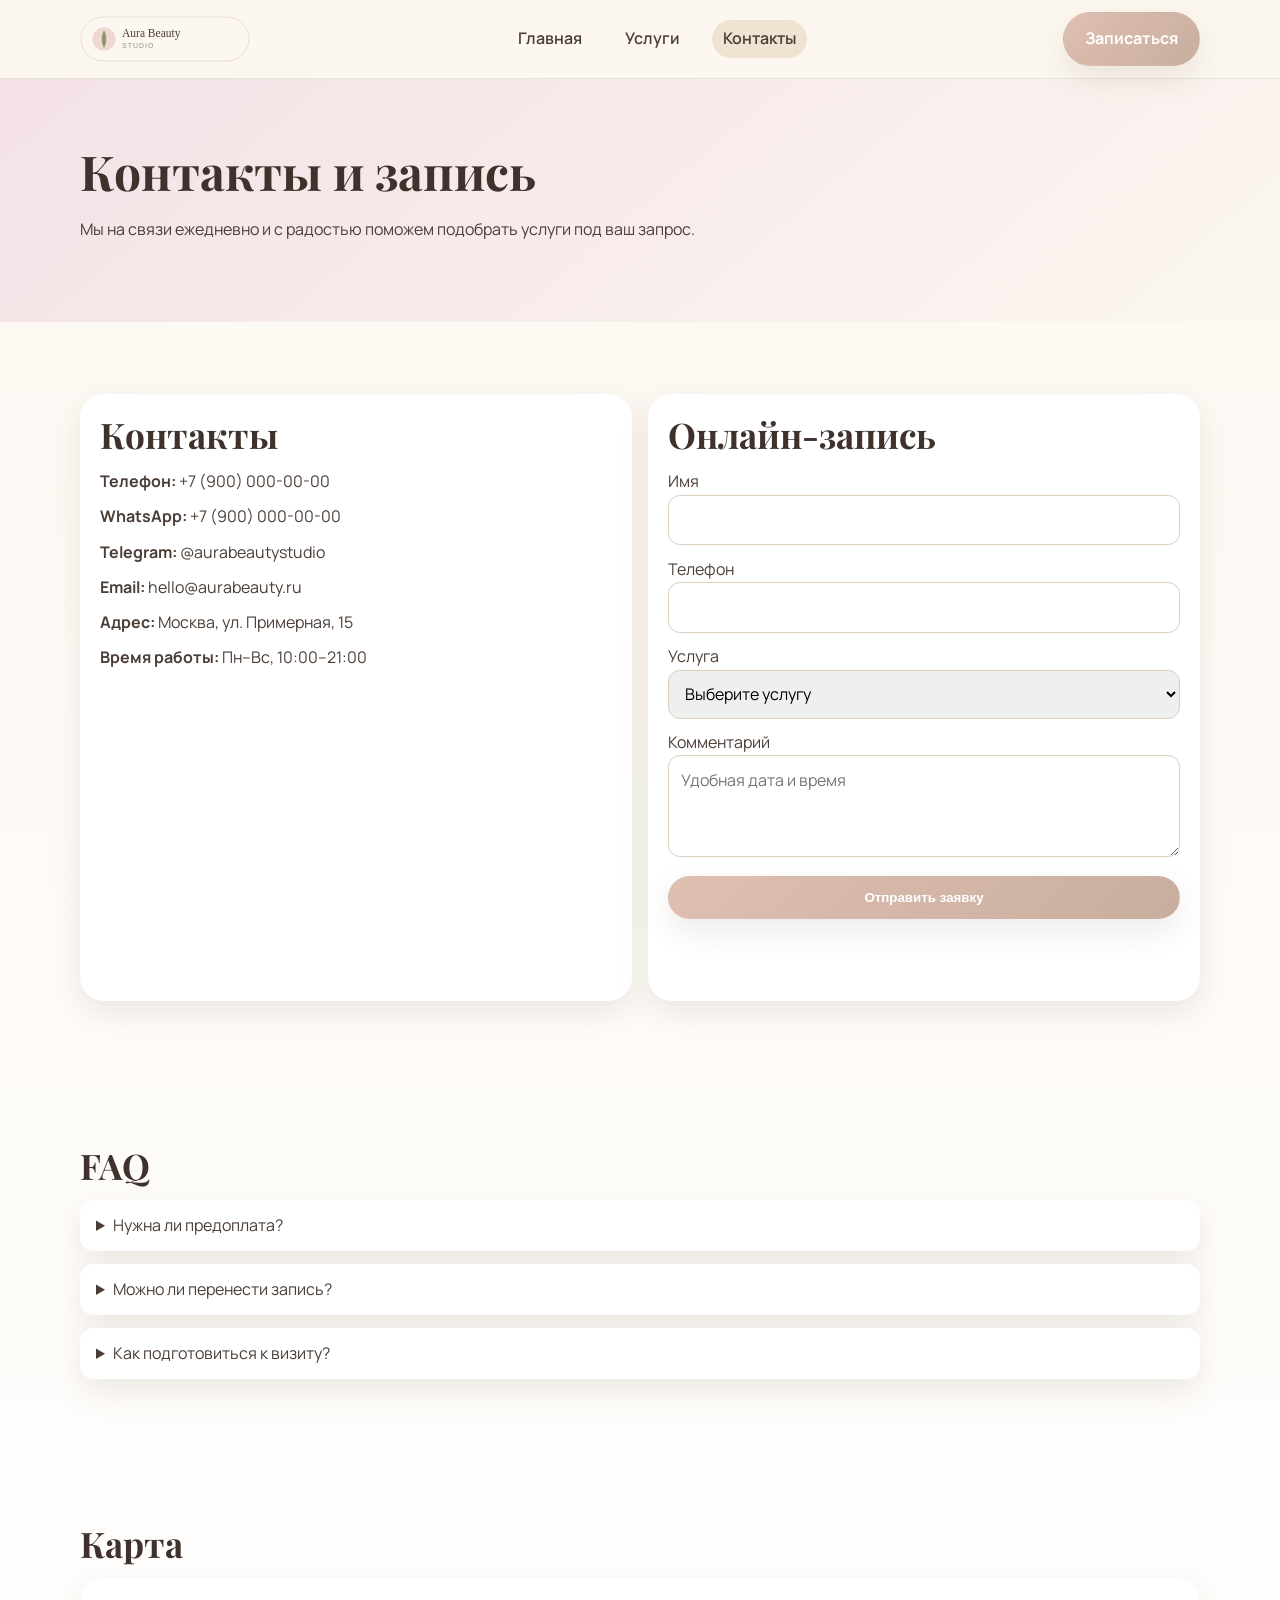
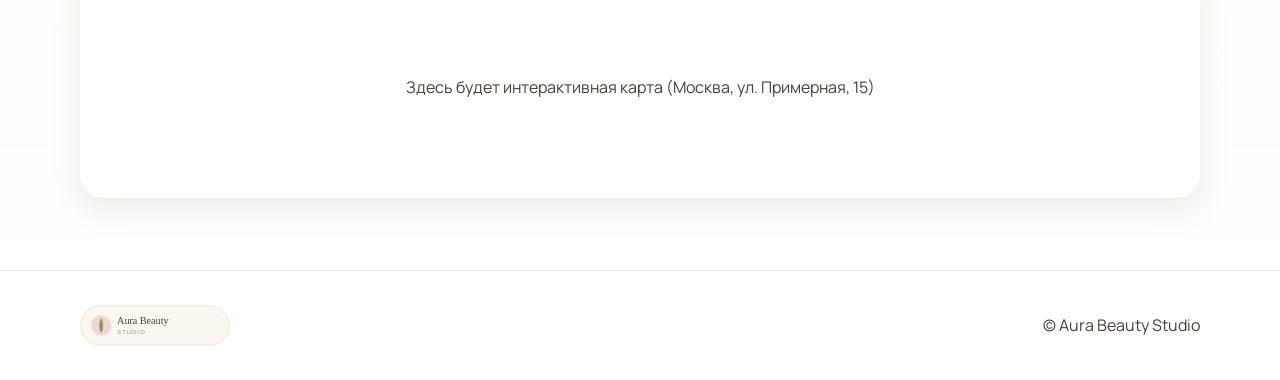
<file: contact.html>
<!doctype html>
<html lang="ru">
<head>
  <meta charset="UTF-8" />
  <meta name="viewport" content="width=device-width, initial-scale=1.0" />
  <meta name="description" content="Контакты и онлайн-запись Aura Beauty Studio." />
  <title>Aura Beauty Studio — Контакты и запись</title>
  <link rel="preconnect" href="https://fonts.googleapis.com">
  <link rel="preconnect" href="https://fonts.gstatic.com" crossorigin>
  <link href="https://fonts.googleapis.com/css2?family=Manrope:wght@400;500;600;700&family=Playfair+Display:wght@500;600;700&display=swap" rel="stylesheet">
  <link rel="stylesheet" href="styles.css" />
</head>
<body>
  <header class="site-header">
    <div class="container nav-wrap">
      <a href="index.html" class="logo-link"><img src="images/logo-aura.svg" alt="Aura Beauty Studio" class="logo"></a>
      <button class="menu-toggle" aria-expanded="false" aria-label="Открыть меню">☰</button>
      <nav class="site-nav">
        <a href="index.html">Главная</a>
        <a href="services.html">Услуги</a>
        <a href="contact.html" class="active">Контакты</a>
      </nav>
      <a href="#booking" class="btn btn-primary desktop-only">Записаться</a>
    </div>
  </header>

  <main>
    <section class="page-intro section-tint">
      <div class="container">
        <h1>Контакты и запись</h1>
        <p>Мы на связи ежедневно и с радостью поможем подобрать услуги под ваш запрос.</p>
      </div>
    </section>

    <section class="section container contact-grid">
      <article class="soft-card">
        <h2>Контакты</h2>
        <ul class="contact-list">
          <li><strong>Телефон:</strong> <a href="tel:+79000000000">+7 (900) 000-00-00</a></li>
          <li><strong>WhatsApp:</strong> <a href="https://wa.me/79000000000">+7 (900) 000-00-00</a></li>
          <li><strong>Telegram:</strong> <a href="https://t.me/aurabeautystudio">@aurabeautystudio</a></li>
          <li><strong>Email:</strong> <a href="mailto:hello@aurabeauty.ru">hello@aurabeauty.ru</a></li>
          <li><strong>Адрес:</strong> Москва, ул. Примерная, 15</li>
          <li><strong>Время работы:</strong> Пн–Вс, 10:00–21:00</li>
        </ul>
      </article>

      <article class="soft-card" id="booking">
        <h2>Онлайн-запись</h2>
        <form class="booking-form" id="bookingForm">
          <label>Имя<input type="text" required></label>
          <label>Телефон<input type="tel" required></label>
          <label>Услуга
            <select required>
              <option value="">Выберите услугу</option>
              <option>Маникюр</option>
              <option>Педикюр</option>
              <option>Оформление бровей</option>
              <option>Ламинирование ресниц</option>
              <option>Макияж</option>
              <option>Укладка волос</option>
            </select>
          </label>
          <label>Комментарий<textarea rows="3" placeholder="Удобная дата и время"></textarea></label>
          <button class="btn btn-primary" type="submit">Отправить заявку</button>
          <p id="formMessage" class="form-message"></p>
        </form>
      </article>
    </section>

    <section class="section container">
      <h2>FAQ</h2>
      <div class="faq">
        <details><summary>Нужна ли предоплата?</summary><p>Предоплата не обязательна для большинства услуг. Администратор уточнит детали при записи.</p></details>
        <details><summary>Можно ли перенести запись?</summary><p>Да, пожалуйста, сообщите минимум за 3 часа до визита.</p></details>
        <details><summary>Как подготовиться к визиту?</summary><p>Достаточно прийти за 5–10 минут до записи, чтобы спокойно расположиться.</p></details>
      </div>
    </section>

    <section class="section container">
      <h2>Карта</h2>
      <div class="map-placeholder soft-card">Здесь будет интерактивная карта (Москва, ул. Примерная, 15)</div>
    </section>
  </main>

  <footer class="site-footer">
    <div class="container footer-wrap">
      <img src="images/logo-aura.svg" alt="Aura Beauty Studio" class="logo footer-logo">
      <p>© Aura Beauty Studio</p>
    </div>
  </footer>

  <script src="script.js"></script>
</body>
</html>
</file>
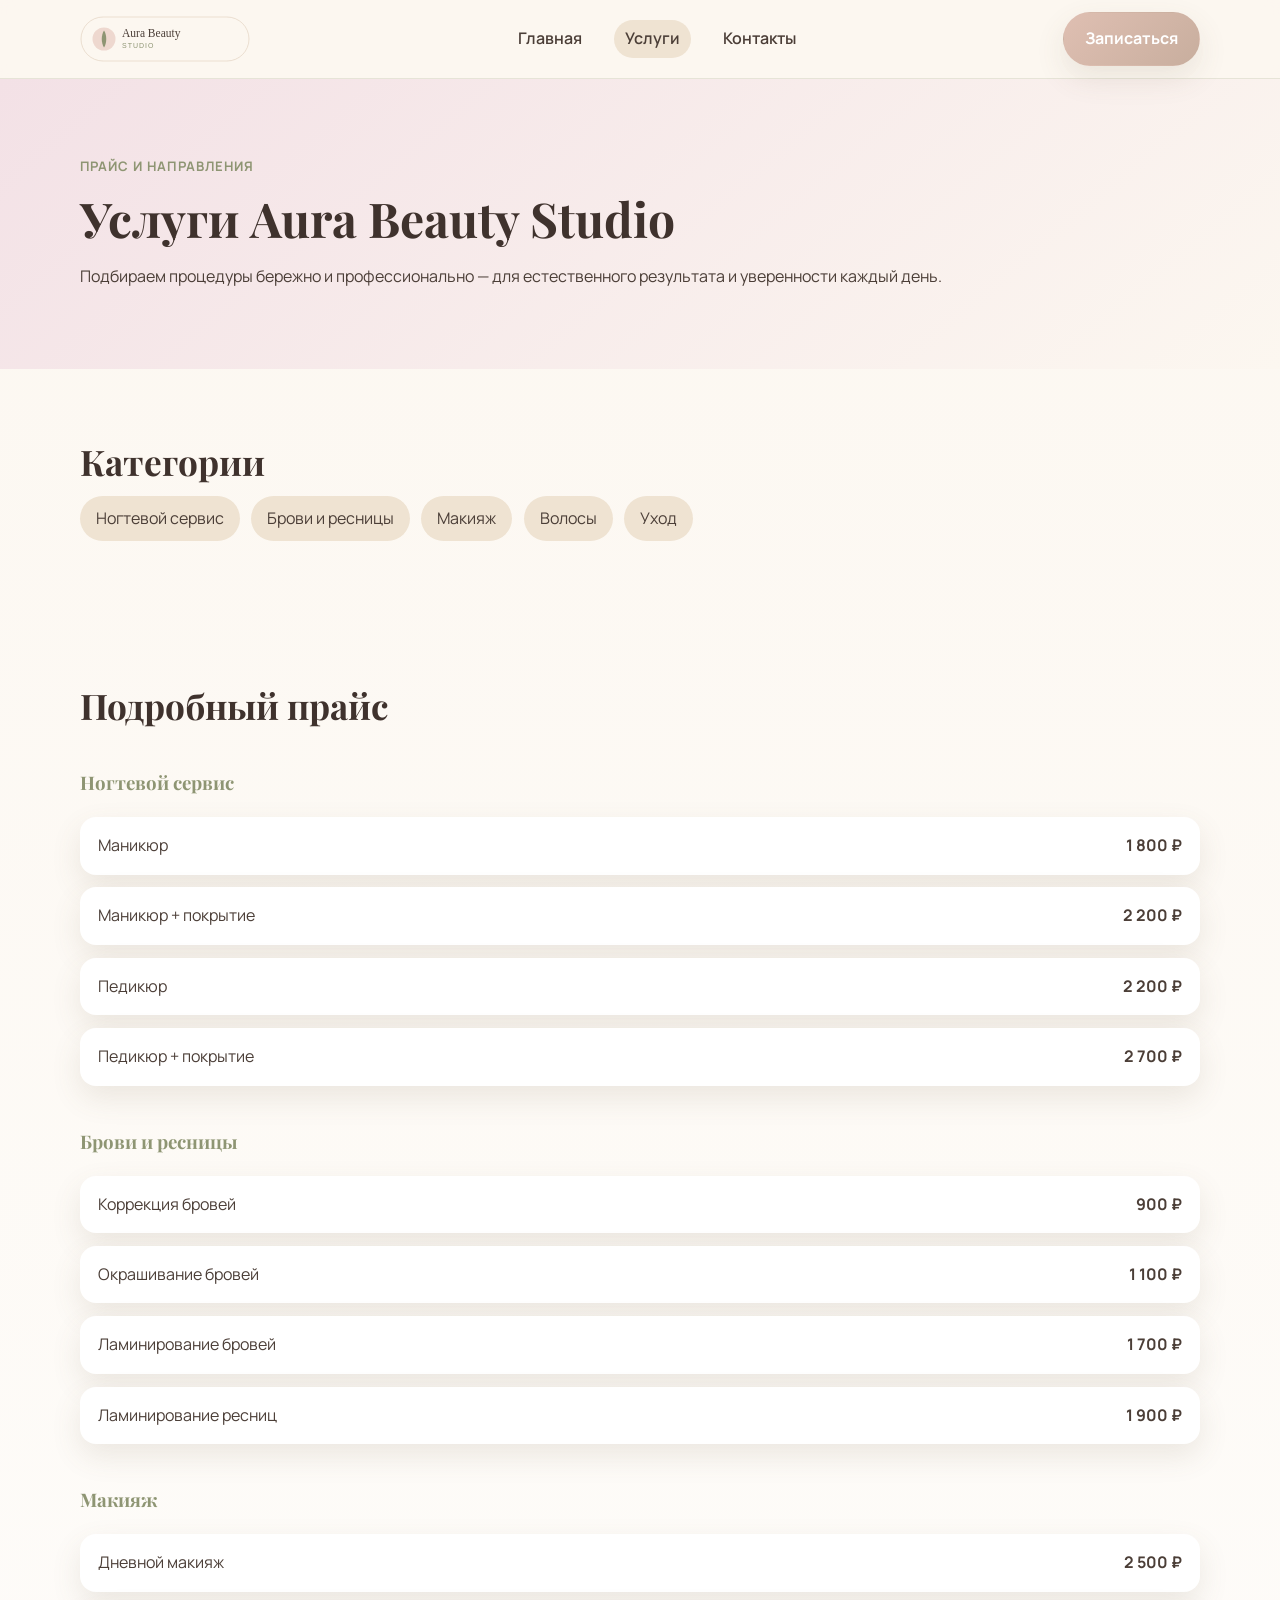
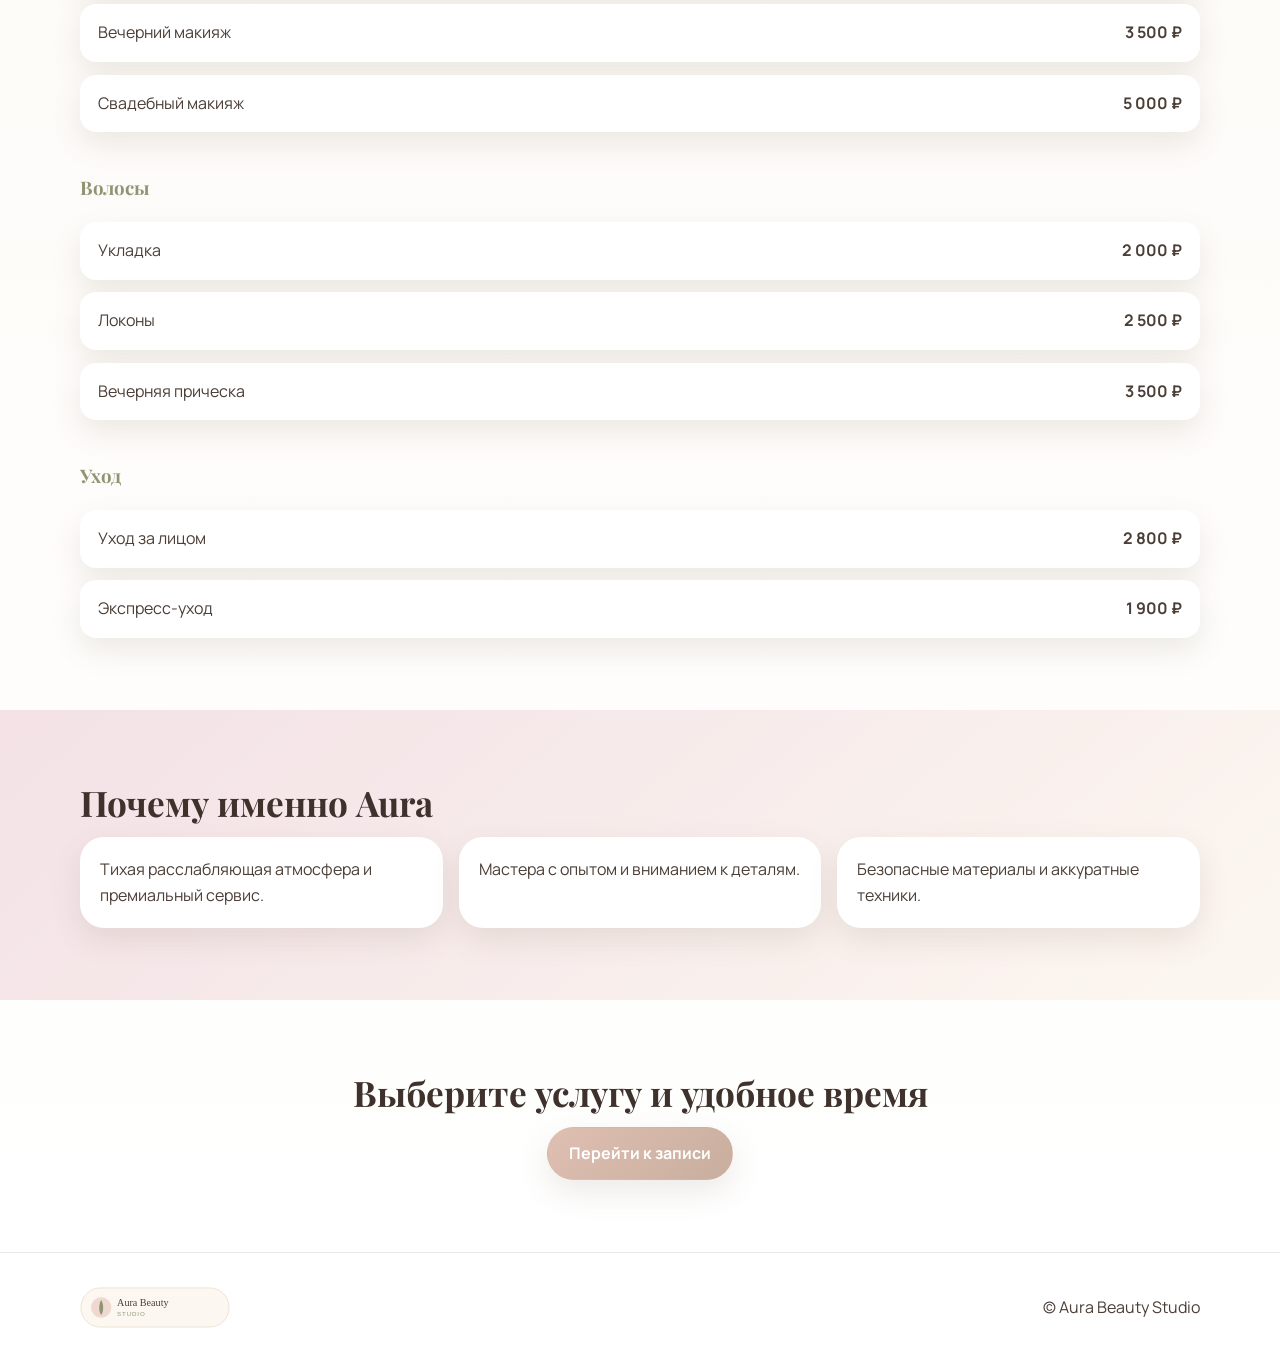
<file: services.html>
<!doctype html>
<html lang="ru">
<head>
  <meta charset="UTF-8" />
  <meta name="viewport" content="width=device-width, initial-scale=1.0" />
  <meta name="description" content="Услуги Aura Beauty Studio с подробными ценами." />
  <title>Aura Beauty Studio — Услуги</title>
  <link rel="preconnect" href="https://fonts.googleapis.com">
  <link rel="preconnect" href="https://fonts.gstatic.com" crossorigin>
  <link href="https://fonts.googleapis.com/css2?family=Manrope:wght@400;500;600;700&family=Playfair+Display:wght@500;600;700&display=swap" rel="stylesheet">
  <link rel="stylesheet" href="styles.css" />
</head>
<body>
  <header class="site-header">
    <div class="container nav-wrap">
      <a href="index.html" class="logo-link"><img src="images/logo-aura.svg" alt="Aura Beauty Studio" class="logo"></a>
      <button class="menu-toggle" aria-expanded="false" aria-label="Открыть меню">☰</button>
      <nav class="site-nav">
        <a href="index.html">Главная</a>
        <a href="services.html" class="active">Услуги</a>
        <a href="contact.html">Контакты</a>
      </nav>
      <a href="contact.html#booking" class="btn btn-primary desktop-only">Записаться</a>
    </div>
  </header>

  <main>
    <section class="page-intro section-tint">
      <div class="container">
        <p class="eyebrow">Прайс и направления</p>
        <h1>Услуги Aura Beauty Studio</h1>
        <p>Подбираем процедуры бережно и профессионально — для естественного результата и уверенности каждый день.</p>
      </div>
    </section>

    <section class="section container">
      <h2>Категории</h2>
      <div class="tag-list">
        <span>Ногтевой сервис</span><span>Брови и ресницы</span><span>Макияж</span><span>Волосы</span><span>Уход</span>
      </div>
    </section>

    <section class="section container">
      <h2>Подробный прайс</h2>
      <div class="service-table">
        <h3>Ногтевой сервис</h3>
        <div><span>Маникюр</span><b>1 800 ₽</b></div>
        <div><span>Маникюр + покрытие</span><b>2 200 ₽</b></div>
        <div><span>Педикюр</span><b>2 200 ₽</b></div>
        <div><span>Педикюр + покрытие</span><b>2 700 ₽</b></div>

        <h3>Брови и ресницы</h3>
        <div><span>Коррекция бровей</span><b>900 ₽</b></div>
        <div><span>Окрашивание бровей</span><b>1 100 ₽</b></div>
        <div><span>Ламинирование бровей</span><b>1 700 ₽</b></div>
        <div><span>Ламинирование ресниц</span><b>1 900 ₽</b></div>

        <h3>Макияж</h3>
        <div><span>Дневной макияж</span><b>2 500 ₽</b></div>
        <div><span>Вечерний макияж</span><b>3 500 ₽</b></div>
        <div><span>Свадебный макияж</span><b>5 000 ₽</b></div>

        <h3>Волосы</h3>
        <div><span>Укладка</span><b>2 000 ₽</b></div>
        <div><span>Локоны</span><b>2 500 ₽</b></div>
        <div><span>Вечерняя прическа</span><b>3 500 ₽</b></div>

        <h3>Уход</h3>
        <div><span>Уход за лицом</span><b>2 800 ₽</b></div>
        <div><span>Экспресс-уход</span><b>1 900 ₽</b></div>
      </div>
    </section>

    <section class="section section-tint">
      <div class="container">
        <h2>Почему именно Aura</h2>
        <div class="grid cols-3">
          <article class="soft-card">Тихая расслабляющая атмосфера и премиальный сервис.</article>
          <article class="soft-card">Мастера с опытом и вниманием к деталям.</article>
          <article class="soft-card">Безопасные материалы и аккуратные техники.</article>
        </div>
      </div>
    </section>

    <section class="section container final-cta">
      <h2>Выберите услугу и удобное время</h2>
      <a href="contact.html#booking" class="btn btn-primary">Перейти к записи</a>
    </section>
  </main>

  <footer class="site-footer">
    <div class="container footer-wrap">
      <img src="images/logo-aura.svg" alt="Aura Beauty Studio" class="logo footer-logo">
      <p>© Aura Beauty Studio</p>
    </div>
  </footer>

  <script src="script.js"></script>
</body>
</html>
</file>
<file: styles.css>
:root {
  --cream: #fcf7f0;
  --beige: #efe3d2;
  --peach: #f7d8cb;
  --blush: #f3e1e6;
  --olive: #8e9573;
  --text: #4b3e37;
  --shadow: 0 12px 30px rgba(111, 87, 68, 0.12);
}

* { box-sizing: border-box; }
body {
  margin: 0;
  font-family: 'Manrope', sans-serif;
  background: linear-gradient(180deg, var(--cream) 0%, #fff 100%);
  color: var(--text);
  line-height: 1.6;
}
img { max-width: 100%; display: block; }
a { color: inherit; text-decoration: none; }

h1, h2, h3 { font-family: 'Playfair Display', serif; line-height: 1.2; margin: 0 0 0.8rem; color: #3f322d; }
h1 { font-size: clamp(2rem, 4vw, 3rem); }
h2 { font-size: clamp(1.6rem, 3vw, 2.2rem); }

.container { width: min(1120px, 92vw); margin: 0 auto; }
.section { padding: 4.5rem 0; }
.section-tint { background: linear-gradient(140deg, var(--blush), var(--cream)); padding: 4.5rem 0; }

.site-header {
  position: sticky; top: 0; z-index: 30;
  background: rgba(252, 247, 240, 0.9);
  backdrop-filter: blur(8px);
  border-bottom: 1px solid rgba(142, 149, 115, 0.2);
}
.nav-wrap { display: flex; align-items: center; justify-content: space-between; gap: 1rem; min-height: 78px; }
.logo { width: 170px; height: auto; }
.site-nav { display: flex; gap: 1.3rem; font-weight: 600; }
.site-nav a { padding: 0.4rem 0.7rem; border-radius: 999px; }
.site-nav a.active, .site-nav a:hover { background: var(--beige); }
.menu-toggle { display: none; border: 0; background: var(--beige); border-radius: 12px; padding: 0.55rem 0.75rem; }

.btn {
  display: inline-flex; align-items: center; justify-content: center;
  padding: 0.8rem 1.3rem; border-radius: 999px; font-weight: 700;
  border: 1px solid transparent; transition: .25s ease;
}
.btn-primary { background: linear-gradient(135deg, #dfbfb2, #c8ae9e); color: #fff; box-shadow: var(--shadow); }
.btn-primary:hover { transform: translateY(-2px); }
.btn-secondary { border-color: #ccb8a6; background: #fff; }

.hero { padding: 5.2rem 0 4rem; }
.hero-grid { display: grid; grid-template-columns: 1.2fr .8fr; gap: 2rem; align-items: start; }
.hero p { max-width: 620px; }
.eyebrow { color: var(--olive); letter-spacing: .08em; text-transform: uppercase; font-size: .82rem; font-weight: 700; }
.hero-card { background: linear-gradient(165deg, var(--beige), #f8ebe1); }

.soft-card {
  border-radius: 24px;
  padding: 1.25rem;
  background: #fff;
  box-shadow: var(--shadow);
}

.grid { display: grid; gap: 1rem; }
.cols-3 { grid-template-columns: repeat(3, 1fr); }

.price-list, .service-table { display: grid; gap: 0.8rem; }
.price-list div, .service-table div {
  display: flex; justify-content: space-between; gap: 1rem;
  padding: 1rem 1.1rem; background: #fff; border-radius: 16px; box-shadow: var(--shadow);
}
.service-table h3 { margin-top: 2rem; margin-bottom: .6rem; color: var(--olive); }

.section-head { display: flex; justify-content: space-between; align-items: end; gap: 1rem; margin-bottom: 1rem; }
.gallery-grid { display: grid; grid-template-columns: repeat(3, 1fr); gap: 0.9rem; }
.gallery-item { border: 0; padding: 0; border-radius: 18px; overflow: hidden; cursor: pointer; box-shadow: var(--shadow); }
.gallery-item img { width: 100%; aspect-ratio: 4 / 3; object-fit: cover; }

.quote p { margin-top: 0; }
.final-cta { text-align: center; }

.site-footer { border-top: 1px solid rgba(75, 62, 55, .12); padding: 1.6rem 0; background: #fff; }
.footer-wrap { display: flex; align-items: center; justify-content: space-between; gap: 1rem; }
.footer-logo { width: 150px; }
.footer-links { display: flex; gap: .9rem; }

.page-intro { padding: 4rem 0; }
.tag-list { display: flex; flex-wrap: wrap; gap: .7rem; }
.tag-list span { background: var(--beige); border-radius: 999px; padding: .6rem 1rem; }

.contact-grid { display: grid; grid-template-columns: 1fr 1fr; gap: 1rem; }
.contact-list { list-style: none; padding: 0; margin: 0; display: grid; gap: .6rem; }
.booking-form { display: grid; gap: .7rem; }
.booking-form input, .booking-form textarea, .booking-form select {
  width: 100%; border: 1px solid #ddcdbd; border-radius: 12px; padding: .72rem; font: inherit;
}
.form-message { min-height: 1.2rem; color: var(--olive); font-weight: 600; }
.faq { display: grid; gap: .8rem; }
.faq details { background: #fff; border-radius: 14px; padding: .8rem 1rem; box-shadow: var(--shadow); }
.map-placeholder { min-height: 220px; display: grid; place-content: center; text-align: center; }

.lightbox {
  position: fixed; inset: 0; background: rgba(38, 26, 22, .75);
  display: none; align-items: center; justify-content: center; padding: 1rem;
}
.lightbox.open { display: flex; }
.lightbox img { max-width: min(900px, 92vw); max-height: 85vh; border-radius: 16px; }
.lightbox-close {
  position: absolute; top: 16px; right: 18px; font-size: 2rem; border: 0;
  background: transparent; color: #fff; cursor: pointer;
}

@media (max-width: 900px) {
  .desktop-only { display: none; }
  .menu-toggle { display: block; }
  .site-nav {
    position: absolute; top: 78px; left: 0; right: 0; display: none;
    padding: 1rem; background: var(--cream); border-bottom: 1px solid #eadccc;
    flex-direction: column;
  }
  .site-nav.open { display: flex; }
  .hero-grid, .cols-3, .gallery-grid, .contact-grid { grid-template-columns: 1fr; }
  .section { padding: 3.6rem 0; }
}
</file>
